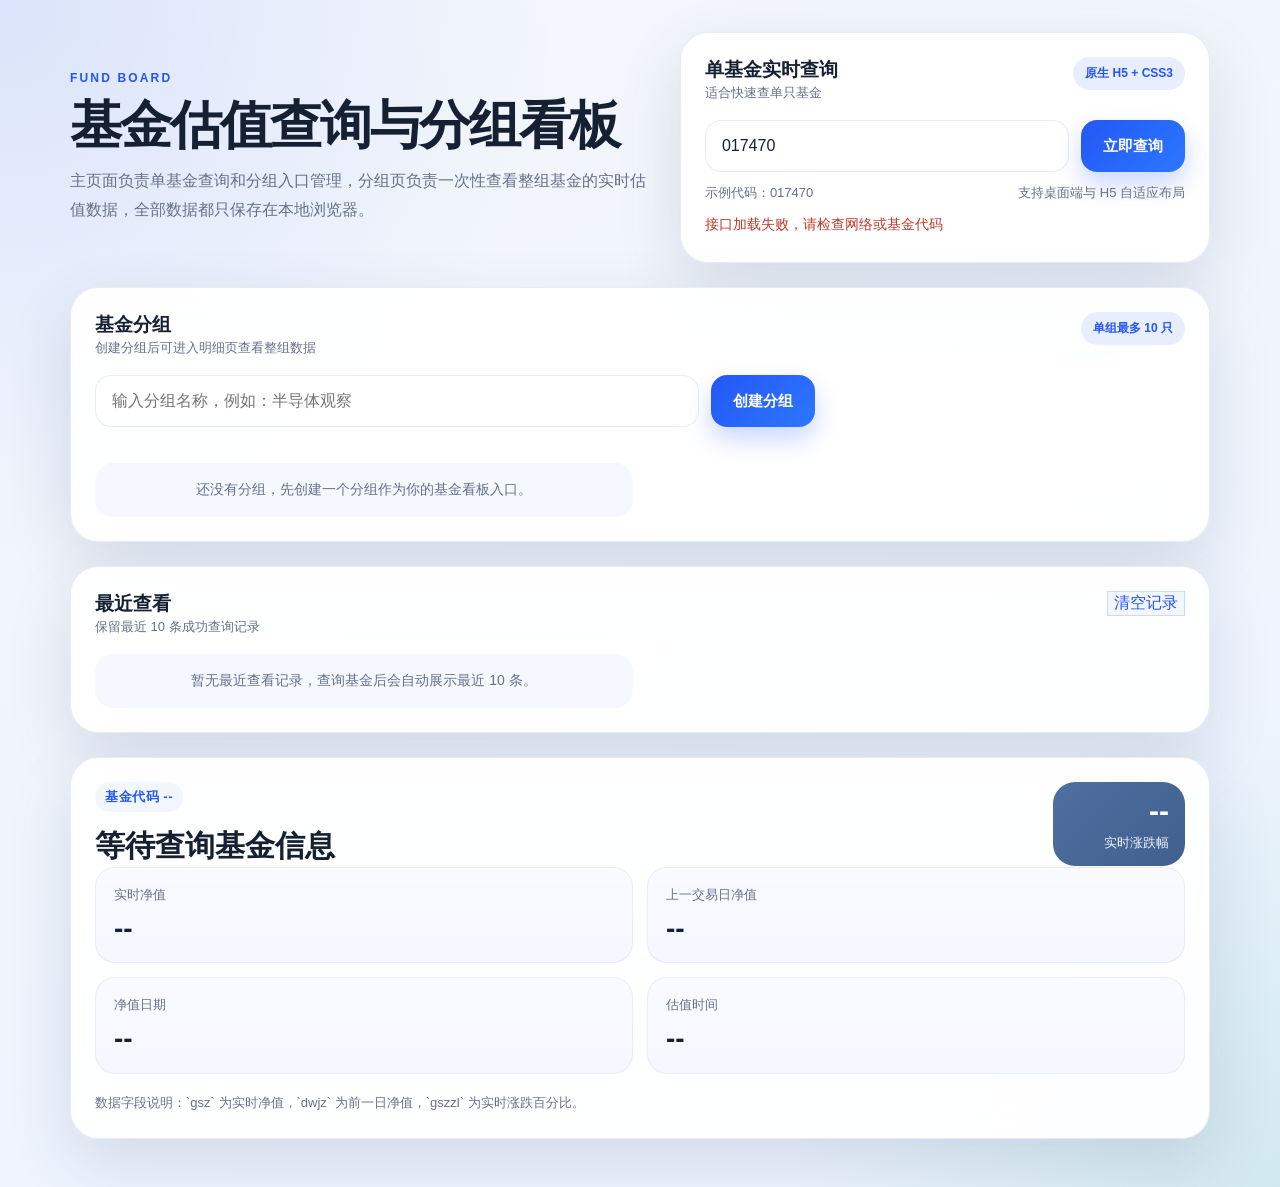
<file: index.html>
<!DOCTYPE html>
<html lang="zh-CN">
<head>
  <meta charset="UTF-8">
  <meta name="viewport" content="width=device-width, initial-scale=1.0, viewport-fit=cover">
  <title>基金实时估值</title>
  <link rel="stylesheet" href="./assets/app.css">
</head>
<body>
  <main class="page">
    <section class="hero">
      <div class="hero-copy">
        <p class="eyebrow">Fund Board</p>
        <h1>基金估值查询与分组看板</h1>
        <p>主页面负责单基金查询和分组入口管理，分组页负责一次性查看整组基金的实时估值数据，全部数据都只保存在本地浏览器。</p>
      </div>

      <section class="panel search-panel">
        <div class="section-head">
          <div>
            <strong>单基金实时查询</strong>
            <span>适合快速查单只基金</span>
          </div>
          <div class="badge">原生 H5 + CSS3</div>
        </div>

        <form id="fund-form" class="search-box">
          <input id="fund-code" name="fund-code" type="text" inputmode="numeric" maxlength="6" placeholder="请输入 6 位基金代码" value="017470" autocomplete="off">
          <button id="query-btn" type="submit">立即查询</button>
        </form>

        <div class="hint-row">
          <span>示例代码：017470</span>
          <span>支持桌面端与 H5 自适应布局</span>
        </div>

        <div id="status" class="status">页面已就绪，点击“立即查询”获取估值。</div>
      </section>
    </section>

    <section class="panel groups-panel">
      <div class="section-head">
        <div>
          <strong>基金分组</strong>
          <span>创建分组后可进入明细页查看整组数据</span>
        </div>
        <div class="badge">单组最多 10 只</div>
      </div>

      <form id="group-form" class="search-box compact">
        <input id="group-name" name="group-name" type="text" maxlength="20" placeholder="输入分组名称，例如：半导体观察">
        <button type="submit">创建分组</button>
      </form>

      <div id="group-status" class="status"></div>
      <div id="group-list" class="group-grid"></div>
    </section>

    <section class="panel history-card">
      <div class="section-head">
        <div>
          <strong>最近查看</strong>
          <span>保留最近 10 条成功查询记录</span>
        </div>
        <button id="clear-history-btn" class="ghost-btn" type="button">清空记录</button>
      </div>
      <div id="history-list" class="history-list"></div>
    </section>

    <section class="panel quote-card">
      <div class="quote-top">
        <div class="fund-meta">
          <small id="fund-code-label">基金代码 --</small>
          <h2 id="fund-name">等待查询基金信息</h2>
        </div>
        <div id="change-pill" class="change-pill neutral">
          <strong id="fund-rate">--</strong>
          <span>实时涨跌幅</span>
        </div>
      </div>

      <div class="metrics">
        <div class="metric">
          <span>实时净值</span>
          <strong id="fund-gsz">--</strong>
        </div>
        <div class="metric">
          <span>上一交易日净值</span>
          <strong id="fund-dwjz">--</strong>
        </div>
        <div class="metric">
          <span>净值日期</span>
          <strong id="fund-jzrq">--</strong>
        </div>
        <div class="metric">
          <span>估值时间</span>
          <strong id="fund-gztime">--</strong>
        </div>
      </div>

      <div class="footer-note">
        数据字段说明：`gsz` 为实时净值，`dwjz` 为前一日净值，`gszzl` 为实时涨跌百分比。
      </div>
    </section>
  </main>

  <script src="./assets/fund-common.js"></script>
  <script>
    (function () {
      var api = window.FundApp;
      var form = document.getElementById("fund-form");
      var fundCodeInput = document.getElementById("fund-code");
      var queryBtn = document.getElementById("query-btn");
      var statusEl = document.getElementById("status");
      var codeLabelEl = document.getElementById("fund-code-label");
      var nameEl = document.getElementById("fund-name");
      var rateEl = document.getElementById("fund-rate");
      var gszEl = document.getElementById("fund-gsz");
      var dwjzEl = document.getElementById("fund-dwjz");
      var jzrqEl = document.getElementById("fund-jzrq");
      var gztimeEl = document.getElementById("fund-gztime");
      var changePillEl = document.getElementById("change-pill");
      var historyListEl = document.getElementById("history-list");
      var clearHistoryBtn = document.getElementById("clear-history-btn");
      var groupForm = document.getElementById("group-form");
      var groupNameInput = document.getElementById("group-name");
      var groupListEl = document.getElementById("group-list");
      var groupStatusEl = document.getElementById("group-status");

      function setStatus(el, message, isError) {
        el.className = isError ? "status error" : "status";
        el.textContent = message || "";
      }

      function setLoading(isLoading, text) {
        queryBtn.disabled = isLoading;
        queryBtn.textContent = isLoading ? "查询中..." : "立即查询";
        setStatus(statusEl, text || "", false);
      }

      function setTrend(rateValue) {
        changePillEl.className = "change-pill " + api.getTrendClass(rateValue);
      }

      function renderFund(data) {
        codeLabelEl.textContent = "基金代码 " + (data.fundcode || "--");
        nameEl.textContent = data.name || "暂无基金名称";
        rateEl.textContent = api.formatRate(data.gszzl);
        gszEl.textContent = data.gsz || "--";
        dwjzEl.textContent = data.dwjz || "--";
        jzrqEl.textContent = data.jzrq || "--";
        gztimeEl.textContent = data.gztime || "--";
        setTrend(data.gszzl);
      }

      function renderHistory() {
        var history = api.readRecentHistory();
        if (!history.length) {
          historyListEl.innerHTML = '<div class="history-empty">暂无最近查看记录，查询基金后会自动展示最近 10 条。</div>';
          return;
        }

        historyListEl.innerHTML = history.map(function (item) {
          return ''
            + '<button class="history-item" type="button" data-code="' + item.fundcode + '">'
            + '<span class="history-item-code">基金代码 ' + item.fundcode + '</span>'
            + '<span class="history-item-name">' + (item.name || "暂无基金名称") + '</span>'
            + '<span class="history-item-meta">最新估值 ' + (item.gsz || "--") + ' / 涨跌幅 ' + api.formatRate(item.gszzl) + '</span>'
            + '<span class="history-item-meta">查看时间 ' + (item.viewedAt || "--") + '</span>'
            + '</button>';
        }).join("");
      }

      function renderGroups() {
        var groups = api.readGroups();
        if (!groups.length) {
          groupListEl.innerHTML = '<div class="history-empty">还没有分组，先创建一个分组作为你的基金看板入口。</div>';
          return;
        }

        groupListEl.innerHTML = groups.map(function (group) {
          return ''
            + '<article class="group-card">'
            + '<div class="group-card-top">'
            + '<div>'
            + '<strong>' + group.name + '</strong>'
            + '<span>' + group.funds.length + '/10 只基金</span>'
            + '</div>'
            + '<button class="ghost-btn small" type="button" data-delete-group="' + group.id + '">删除</button>'
            + '</div>'
            + '<p>' + (group.funds.length ? group.funds.join(" / ") : "该分组还没有基金代码") + '</p>'
            + '<a class="primary-link" href="./group-detail.html?groupId=' + encodeURIComponent(group.id) + '">进入分组明细</a>'
            + '</article>';
        }).join("");
      }

      async function handleQuery(rawCode) {
        var code = api.normalizeFundCode(rawCode);
        fundCodeInput.value = code;

        if (!code) {
          setStatus(statusEl, "请输入 6 位基金代码", true);
          return;
        }

        setLoading(true, "正在拉取基金实时估值...");
        try {
          var data = await api.fetchFundInfo(code);
          if (!data || !data.fundcode) {
            throw new Error("未获取到有效基金数据");
          }
          renderFund(data);
          api.saveRecentFund(data);
          renderHistory();
          setLoading(false, "查询成功，数据已更新。");
        } catch (error) {
          setLoading(false, "");
          setStatus(statusEl, error.message || "查询失败，请稍后再试", true);
        }
      }

      form.addEventListener("submit", function (event) {
        event.preventDefault();
        handleQuery(fundCodeInput.value);
      });

      historyListEl.addEventListener("click", function (event) {
        var target = event.target.closest("[data-code]");
        if (!target) {
          return;
        }
        var code = target.getAttribute("data-code") || "";
        handleQuery(code);
      });

      clearHistoryBtn.addEventListener("click", function () {
        api.clearRecentHistory();
        renderHistory();
        setStatus(statusEl, "最近查看记录已清空。", false);
      });

      groupForm.addEventListener("submit", function (event) {
        event.preventDefault();
        var result = api.createGroup(groupNameInput.value);
        if (!result.ok) {
          setStatus(groupStatusEl, result.message, true);
          return;
        }
        groupNameInput.value = "";
        renderGroups();
        setStatus(groupStatusEl, "分组已创建，点击卡片即可进入明细页。", false);
      });

      groupListEl.addEventListener("click", function (event) {
        var deleteButton = event.target.closest("[data-delete-group]");
        if (!deleteButton) {
          return;
        }
        var groupId = deleteButton.getAttribute("data-delete-group");
        api.deleteGroup(groupId);
        renderGroups();
        setStatus(groupStatusEl, "分组已删除。", false);
      });

      renderHistory();
      renderGroups();
      handleQuery(fundCodeInput.value);
    })();
  </script>
</body>
</html>
</file>
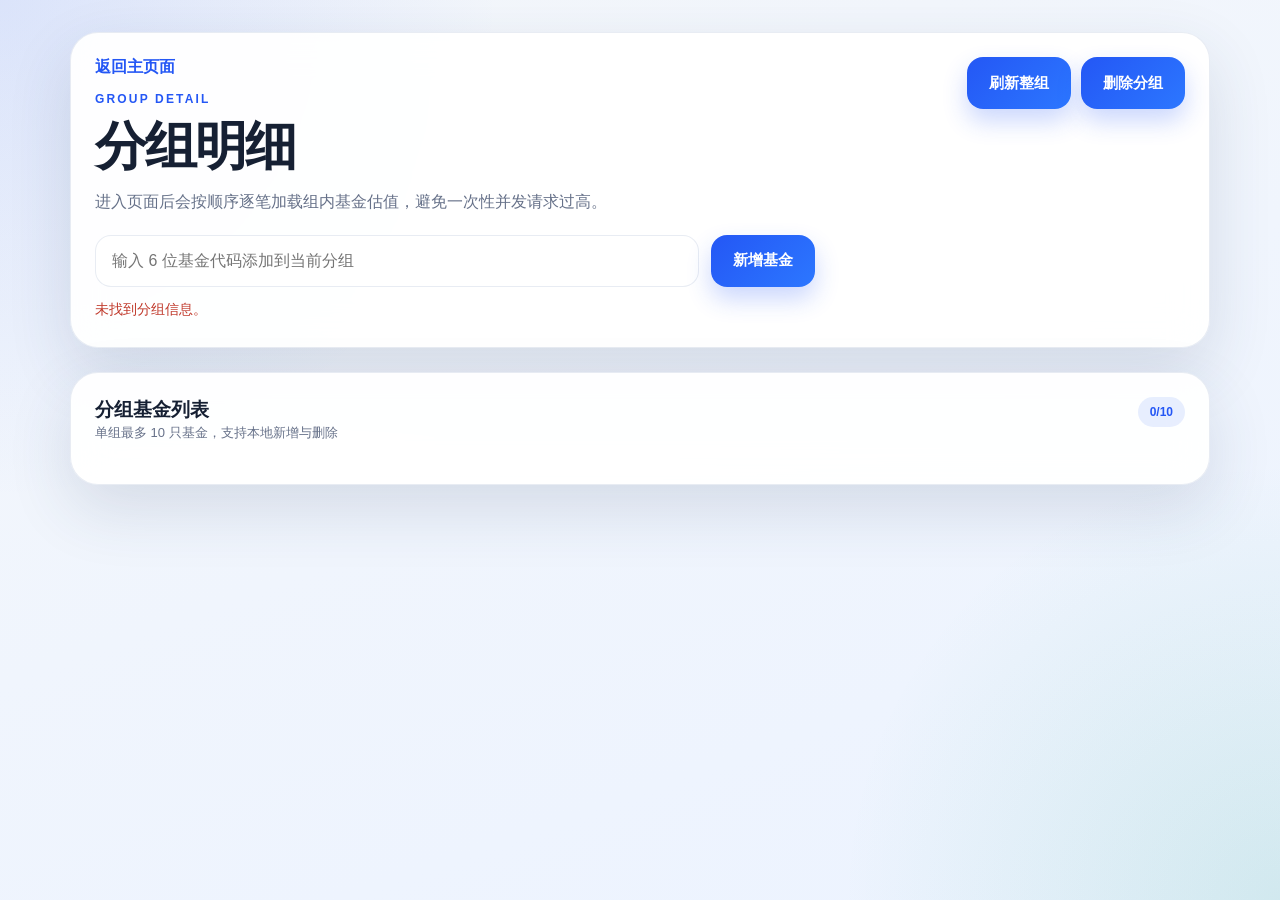
<file: group-detail.html>
<!DOCTYPE html>
<html lang="zh-CN">
<head>
  <meta charset="UTF-8">
  <meta name="viewport" content="width=device-width, initial-scale=1.0, viewport-fit=cover">
  <title>分组明细</title>
  <link rel="stylesheet" href="./assets/app.css">
</head>
<body>
  <main class="page">
    <section class="panel detail-hero">
      <div class="detail-head">
        <div>
          <a class="back-link" href="./index.html">返回主页面</a>
          <p class="eyebrow">Group Detail</p>
          <h1 id="group-title">分组明细</h1>
          <p id="group-summary" class="detail-copy">进入页面后会按顺序逐笔加载组内基金估值，避免一次性并发请求过高。</p>
        </div>
        <div class="detail-actions">
          <button id="refresh-group-btn" type="button">刷新整组</button>
          <button id="delete-group-btn" class="ghost-btn" type="button">删除分组</button>
        </div>
      </div>

      <form id="fund-add-form" class="search-box compact">
        <input id="group-fund-code" name="group-fund-code" type="text" inputmode="numeric" maxlength="6" placeholder="输入 6 位基金代码添加到当前分组">
        <button type="submit">新增基金</button>
      </form>

      <div id="detail-status" class="status">准备加载分组数据...</div>
    </section>

    <section class="panel groups-panel">
      <div class="section-head">
        <div>
          <strong>分组基金列表</strong>
          <span>单组最多 10 只基金，支持本地新增与删除</span>
        </div>
        <div id="group-count-badge" class="badge">0/10</div>
      </div>
      <div id="group-fund-list" class="stack-list"></div>
    </section>
  </main>

  <script src="./assets/fund-common.js"></script>
  <script>
    (function () {
      var api = window.FundApp;
      var params = new URLSearchParams(window.location.search);
      var groupId = params.get("groupId") || "";
      var titleEl = document.getElementById("group-title");
      var summaryEl = document.getElementById("group-summary");
      var statusEl = document.getElementById("detail-status");
      var countBadgeEl = document.getElementById("group-count-badge");
      var fundListEl = document.getElementById("group-fund-list");
      var refreshBtn = document.getElementById("refresh-group-btn");
      var deleteGroupBtn = document.getElementById("delete-group-btn");
      var addForm = document.getElementById("fund-add-form");
      var addInput = document.getElementById("group-fund-code");
      var isLoading = false;

      function currentGroup() {
        return api.getGroupById(groupId);
      }

      function setStatus(message, isError) {
        statusEl.className = isError ? "status error" : "status";
        statusEl.textContent = message || "";
      }

      function renderHeader(group) {
        titleEl.textContent = group.name + " 分组明细";
        summaryEl.textContent = "当前分组共 " + group.funds.length + " 只基金。页面会按顺序逐笔请求实时估值，每笔之间自动延迟，降低瞬时请求压力。";
        countBadgeEl.textContent = group.funds.length + "/10";
      }

      function renderEmpty(group) {
        renderHeader(group);
        fundListEl.innerHTML = '<div class="history-empty">当前分组还没有基金代码，先新增一只基金开始跟踪。</div>';
      }

      function renderSkeleton(group) {
        renderHeader(group);
        fundListEl.innerHTML = group.funds.map(function (code) {
          return ''
            + '<article class="fund-row loading" data-fund-row="' + code + '">'
            + '<div class="fund-row-main">'
            + '<small>基金代码 ' + code + '</small>'
            + '<h3>正在加载基金信息...</h3>'
            + '<p>等待顺序请求中</p>'
            + '</div>'
            + '<div class="fund-row-side">'
            + '<strong>--</strong>'
            + '<span>实时涨跌幅</span>'
            + '<button class="ghost-btn small" type="button" data-remove-code="' + code + '">删除</button>'
            + '</div>'
            + '</article>';
        }).join("");
      }

      function renderFundRow(data) {
        var row = fundListEl.querySelector('[data-fund-row="' + data.fundcode + '"]');
        if (!row) {
          return;
        }
        row.className = "fund-row";
        row.innerHTML = ''
          + '<div class="fund-row-main">'
          + '<small>基金代码 ' + data.fundcode + '</small>'
          + '<h3>' + (data.name || "暂无基金名称") + '</h3>'
          + '<p>实时净值 ' + (data.gsz || "--") + ' / 昨日净值 ' + (data.dwjz || "--") + '</p>'
          + '<p>净值日期 ' + (data.jzrq || "--") + ' / 估值时间 ' + (data.gztime || "--") + '</p>'
          + '</div>'
          + '<div class="fund-row-side">'
          + '<strong class="' + api.getTrendTextClass(data.gszzl) + '">' + api.formatRate(data.gszzl) + '</strong>'
          + '<span>实时涨跌幅</span>'
          + '<button class="ghost-btn small" type="button" data-remove-code="' + data.fundcode + '">删除</button>'
          + '</div>';
      }

      function renderFundError(code, message) {
        var row = fundListEl.querySelector('[data-fund-row="' + code + '"]');
        if (!row) {
          return;
        }
        row.className = "fund-row";
        row.innerHTML = ''
          + '<div class="fund-row-main">'
          + '<small>基金代码 ' + code + '</small>'
          + '<h3>加载失败</h3>'
          + '<p>' + message + '</p>'
          + '</div>'
          + '<div class="fund-row-side">'
          + '<strong class="neutral-text">--</strong>'
          + '<span>实时涨跌幅</span>'
          + '<button class="ghost-btn small" type="button" data-remove-code="' + code + '">删除</button>'
          + '</div>';
      }

      async function loadGroupFunds() {
        var group = currentGroup();
        if (!group) {
          setStatus("分组不存在或已被删除，即将返回主页面。", true);
          window.setTimeout(function () {
            window.location.href = "./index.html";
          }, 1200);
          return;
        }

        if (!group.funds.length) {
          renderEmpty(group);
          setStatus("当前分组暂无基金代码。", false);
          return;
        }

        isLoading = true;
        refreshBtn.disabled = true;
        renderSkeleton(group);
        setStatus("正在顺序加载组内基金数据...", false);

        for (var index = 0; index < group.funds.length; index += 1) {
          var code = group.funds[index];
          try {
            var data = await api.fetchFundInfo(code);
            if (!data || !data.fundcode) {
              throw new Error("未获取到有效基金数据");
            }
            renderFundRow(data);
            api.saveRecentFund(data);
          } catch (error) {
            renderFundError(code, error.message || "加载失败");
          }

          if (index < group.funds.length - 1) {
            await api.delay(700);
          }
        }

        isLoading = false;
        refreshBtn.disabled = false;
        setStatus("整组基金数据已加载完成。", false);
      }

      function init() {
        var group = currentGroup();
        if (!group) {
          setStatus("未找到分组信息。", true);
          return;
        }
        renderHeader(group);
        if (!group.funds.length) {
          renderEmpty(group);
        }
        loadGroupFunds();
      }

      refreshBtn.addEventListener("click", function () {
        if (isLoading) {
          return;
        }
        loadGroupFunds();
      });

      deleteGroupBtn.addEventListener("click", function () {
        api.deleteGroup(groupId);
        window.location.href = "./index.html";
      });

      addForm.addEventListener("submit", function (event) {
        event.preventDefault();
        if (isLoading) {
          setStatus("当前正在加载整组数据，请稍后再新增基金。", true);
          return;
        }
        var result = api.addFundToGroup(groupId, addInput.value);
        if (!result.ok) {
          setStatus(result.message, true);
          return;
        }
        addInput.value = "";
        setStatus("基金代码已加入分组，开始刷新整组数据。", false);
        loadGroupFunds();
      });

      fundListEl.addEventListener("click", function (event) {
        var removeButton = event.target.closest("[data-remove-code]");
        if (!removeButton) {
          return;
        }
        if (isLoading) {
          setStatus("当前正在加载整组数据，请稍后再删除基金。", true);
          return;
        }
        var code = removeButton.getAttribute("data-remove-code");
        api.removeFundFromGroup(groupId, code);
        var group = currentGroup();
        if (!group || !group.funds.length) {
          renderEmpty(group || { name: "分组", funds: [] });
          setStatus("基金代码已删除。", false);
          return;
        }
        setStatus("基金代码已删除，正在刷新分组列表。", false);
        loadGroupFunds();
      });

      init();
    })();
  </script>
</body>
</html>
</file>
<file: assets/app.css>
:root {
  --bg-start: #f4f7fb;
  --bg-end: #ecf3ff;
  --card-bg: rgba(255, 255, 255, 0.94);
  --text-main: #162033;
  --text-sub: #667189;
  --border: rgba(130, 150, 190, 0.18);
  --shadow: 0 24px 64px rgba(42, 63, 102, 0.14);
  --rise: #dc3e3e;
  --fall: #0f9d7a;
  --neutral: #40608f;
  --accent: #2457f5;
  --accent-soft: rgba(36, 87, 245, 0.1);
}

* {
  box-sizing: border-box;
}

body {
  margin: 0;
  min-height: 100vh;
  font-family: "PingFang SC", "Hiragino Sans GB", "Microsoft YaHei", sans-serif;
  color: var(--text-main);
  background:
    radial-gradient(circle at top left, rgba(36, 87, 245, 0.12), transparent 32%),
    radial-gradient(circle at bottom right, rgba(15, 157, 122, 0.12), transparent 28%),
    linear-gradient(160deg, var(--bg-start), var(--bg-end));
}

a {
  color: inherit;
  text-decoration: none;
}

button,
input {
  font: inherit;
}

.page {
  width: min(100%, 1180px);
  margin: 0 auto;
  padding: 32px 20px 48px;
}

.hero {
  display: grid;
  grid-template-columns: 1.05fr 0.95fr;
  gap: 24px;
  align-items: center;
}

.eyebrow {
  margin: 0 0 12px;
  font-size: 12px;
  font-weight: 700;
  letter-spacing: 0.18em;
  text-transform: uppercase;
  color: var(--accent);
}

.hero-copy h1,
.detail-head h1 {
  margin: 0 0 14px;
  font-size: clamp(30px, 5vw, 52px);
  line-height: 1.08;
  letter-spacing: -0.04em;
}

.hero-copy p:last-child,
.detail-copy {
  margin: 0;
  max-width: 640px;
  font-size: 16px;
  line-height: 1.8;
  color: var(--text-sub);
}

.panel {
  background: var(--card-bg);
  border: 1px solid var(--border);
  border-radius: 28px;
  box-shadow: var(--shadow);
  backdrop-filter: blur(18px);
}

.search-panel,
.quote-card,
.history-card,
.groups-panel,
.detail-hero {
  padding: 24px;
}

.history-card,
.groups-panel,
.quote-card {
  margin-top: 24px;
}

.section-head,
.detail-head,
.quote-top,
.history-head,
.group-card-top {
  display: flex;
  justify-content: space-between;
  align-items: flex-start;
  gap: 12px;
}

.section-head {
  margin-bottom: 18px;
}

.section-head strong,
.detail-head strong {
  display: block;
  font-size: 19px;
}

.section-head span {
  color: var(--text-sub);
  font-size: 13px;
}

.badge {
  padding: 8px 12px;
  border-radius: 999px;
  background: var(--accent-soft);
  color: var(--accent);
  font-size: 12px;
  font-weight: 600;
  white-space: nowrap;
}

.search-box {
  display: grid;
  grid-template-columns: minmax(0, 1fr) auto;
  gap: 12px;
}

.search-box.compact {
  max-width: 720px;
}

.search-box input {
  width: 100%;
  height: 52px;
  padding: 0 16px;
  border-radius: 16px;
  border: 1px solid var(--border);
  background: #fff;
  font-size: 16px;
  color: var(--text-main);
  outline: none;
  transition: border-color 0.2s ease, box-shadow 0.2s ease;
}

.search-box input:focus {
  border-color: rgba(36, 87, 245, 0.5);
  box-shadow: 0 0 0 4px rgba(36, 87, 245, 0.08);
}

.search-box button,
.detail-actions button,
.primary-link {
  height: 52px;
  padding: 0 22px;
  border: 0;
  border-radius: 16px;
  background: linear-gradient(135deg, #2457f5, #2c77ff);
  color: #fff;
  font-size: 15px;
  font-weight: 600;
  cursor: pointer;
  transition: transform 0.2s ease, box-shadow 0.2s ease, opacity 0.2s ease;
  box-shadow: 0 12px 24px rgba(36, 87, 245, 0.24);
}

.primary-link {
  display: inline-flex;
  align-items: center;
  justify-content: center;
}

.search-box button:hover,
.detail-actions button:hover,
.primary-link:hover,
.history-item:hover,
.group-card:hover,
.fund-row:hover {
  transform: translateY(-1px);
}

button:disabled {
  opacity: 0.7;
  cursor: wait;
  transform: none;
}

.ghost-btn {
  border: 1px solid rgba(36, 87, 245, 0.18);
  background: rgba(36, 87, 245, 0.05);
  color: var(--accent);
  box-shadow: none;
}

.ghost-btn.small {
  height: 38px;
  padding: 0 14px;
  border-radius: 12px;
  font-size: 13px;
}

.hint-row {
  display: flex;
  justify-content: space-between;
  gap: 10px;
  margin-top: 12px;
  font-size: 13px;
  color: var(--text-sub);
  flex-wrap: wrap;
}

.status {
  min-height: 22px;
  margin-top: 14px;
  font-size: 14px;
  color: var(--text-sub);
}

.status.error {
  color: #c0392b;
}

.group-grid,
.history-list {
  display: grid;
  grid-template-columns: repeat(2, minmax(0, 1fr));
  gap: 14px;
}

.group-card,
.history-item,
.fund-row {
  border: 1px solid rgba(151, 170, 208, 0.18);
  border-radius: 20px;
  background: linear-gradient(180deg, rgba(248, 250, 255, 0.96), rgba(242, 246, 255, 0.84));
  transition: transform 0.2s ease, border-color 0.2s ease, box-shadow 0.2s ease;
}

.group-card {
  padding: 18px;
}

.group-card:hover,
.history-item:hover,
.fund-row:hover {
  border-color: rgba(36, 87, 245, 0.22);
  box-shadow: 0 12px 24px rgba(42, 63, 102, 0.08);
}

.group-card strong {
  display: block;
  font-size: 18px;
}

.group-card span {
  color: var(--text-sub);
  font-size: 13px;
}

.group-card p {
  min-height: 44px;
  margin: 14px 0 18px;
  color: var(--text-sub);
  line-height: 1.7;
}

.history-item {
  width: 100%;
  padding: 14px 16px;
  text-align: left;
  cursor: pointer;
}

.history-item-code,
.history-item-name,
.history-item-meta {
  display: block;
}

.history-item-code {
  font-size: 13px;
  font-weight: 600;
  color: var(--accent);
}

.history-item-name {
  margin-top: 8px;
  font-size: 14px;
  line-height: 1.5;
}

.history-item-meta {
  margin-top: 10px;
  font-size: 12px;
  color: var(--text-sub);
}

.history-empty {
  padding: 18px;
  border-radius: 18px;
  background: rgba(242, 246, 255, 0.72);
  color: var(--text-sub);
  font-size: 14px;
  text-align: center;
}

.fund-meta small {
  display: inline-block;
  padding: 6px 10px;
  border-radius: 999px;
  background: #f2f6ff;
  color: var(--accent);
  font-weight: 600;
  letter-spacing: 0.04em;
}

.fund-meta h2 {
  margin: 14px 0 0;
  font-size: clamp(22px, 4vw, 30px);
  line-height: 1.35;
}

.change-pill {
  min-width: 132px;
  padding: 14px 16px;
  border-radius: 22px;
  text-align: right;
  color: #fff;
  background: var(--neutral);
}

.change-pill strong {
  display: block;
  font-size: 30px;
  line-height: 1;
}

.change-pill span {
  display: block;
  margin-top: 8px;
  font-size: 13px;
  opacity: 0.9;
}

.metrics {
  display: grid;
  grid-template-columns: repeat(2, minmax(0, 1fr));
  gap: 14px;
}

.metric {
  padding: 18px;
  border-radius: 20px;
  background: linear-gradient(180deg, rgba(248, 250, 255, 0.96), rgba(242, 246, 255, 0.82));
  border: 1px solid rgba(151, 170, 208, 0.15);
}

.metric span {
  display: block;
  margin-bottom: 10px;
  font-size: 13px;
  color: var(--text-sub);
}

.metric strong {
  font-size: clamp(22px, 3vw, 28px);
  line-height: 1.1;
}

.footer-note {
  margin-top: 18px;
  font-size: 13px;
  color: var(--text-sub);
  line-height: 1.7;
}

.detail-head {
  margin-bottom: 18px;
}

.detail-actions {
  display: flex;
  gap: 10px;
  flex-wrap: wrap;
}

.back-link {
  display: inline-flex;
  margin-bottom: 14px;
  color: var(--accent);
  font-weight: 600;
}

.stack-list {
  display: grid;
  gap: 14px;
}

.fund-row {
  display: flex;
  justify-content: space-between;
  gap: 16px;
  padding: 18px;
}

.fund-row.loading {
  opacity: 0.8;
}

.fund-row-main small {
  display: inline-block;
  margin-bottom: 8px;
  color: var(--accent);
  font-weight: 600;
}

.fund-row-main h3 {
  margin: 0 0 10px;
  font-size: 20px;
}

.fund-row-main p {
  margin: 6px 0 0;
  color: var(--text-sub);
  line-height: 1.7;
}

.fund-row-side {
  min-width: 132px;
  display: flex;
  flex-direction: column;
  align-items: flex-end;
  gap: 8px;
}

.fund-row-side strong {
  font-size: 28px;
  line-height: 1;
}

.fund-row-side span {
  color: var(--text-sub);
  font-size: 13px;
}

.rise {
  background: linear-gradient(135deg, #ff6a4d, #dc3e3e);
}

.fall {
  background: linear-gradient(135deg, #12b886, #0f9d7a);
}

.neutral {
  background: linear-gradient(135deg, #4e6f9f, #40608f);
}

.rise-text {
  color: var(--rise);
}

.fall-text {
  color: var(--fall);
}

.neutral-text {
  color: var(--neutral);
}

@media (max-width: 860px) {
  .page {
    padding: 22px 16px 36px;
  }

  .hero,
  .group-grid,
  .history-list,
  .metrics {
    grid-template-columns: 1fr;
  }

  .panel {
    border-radius: 24px;
  }

  .detail-head,
  .quote-top,
  .fund-row {
    flex-direction: column;
  }

  .fund-row-side {
    align-items: flex-start;
  }
}

@media (max-width: 560px) {
  .search-panel,
  .quote-card,
  .history-card,
  .groups-panel,
  .detail-hero {
    padding: 18px;
  }

  .search-box {
    grid-template-columns: 1fr;
  }

  .search-box button,
  .detail-actions button,
  .primary-link {
    width: 100%;
  }

  .change-pill {
    min-width: auto;
    text-align: left;
  }

  .hint-row {
    font-size: 12px;
  }

  .detail-actions {
    width: 100%;
  }
}
</file>
